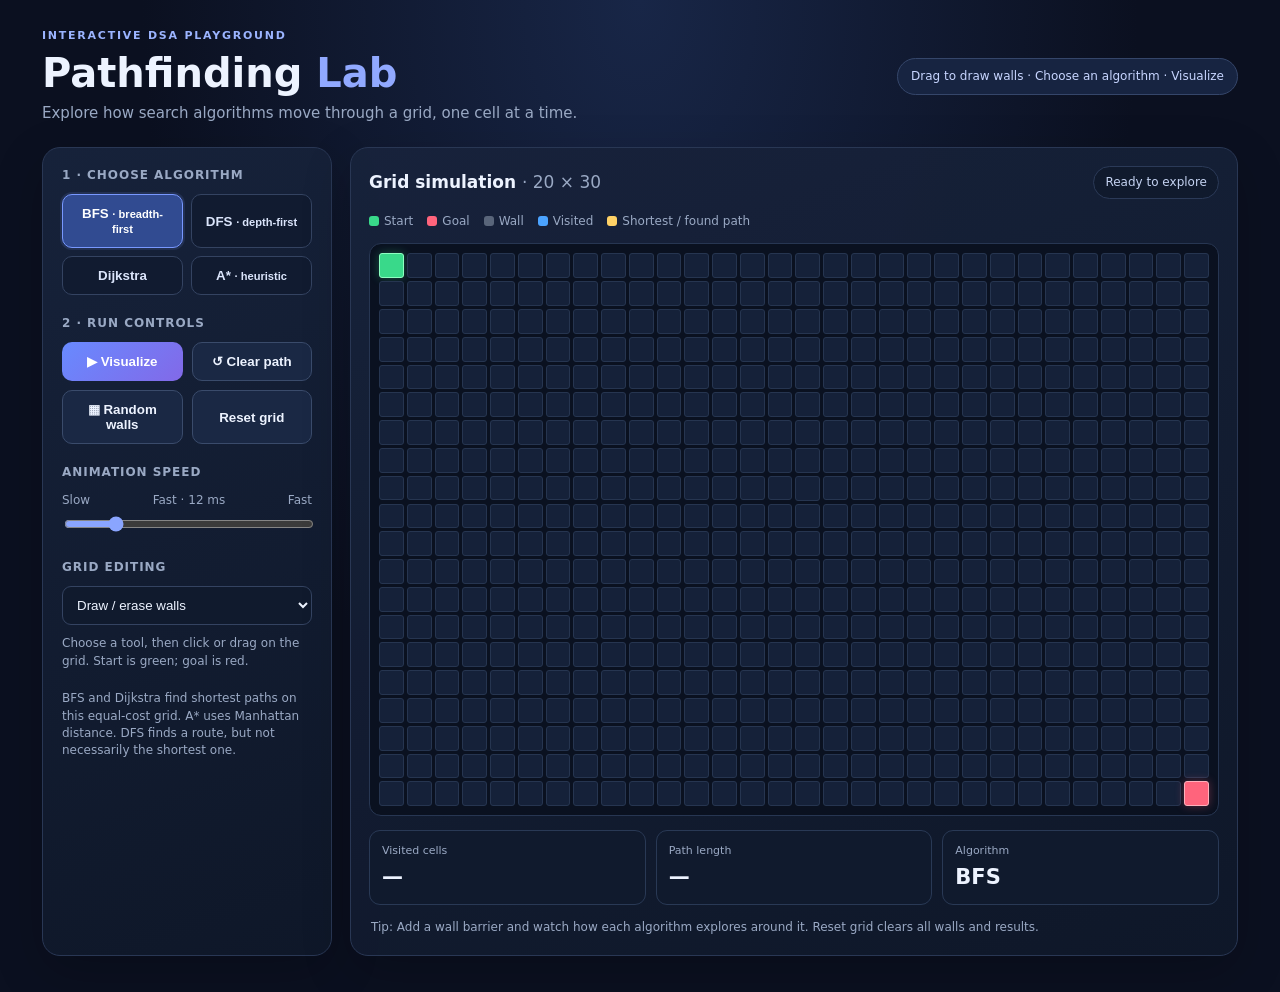
<file: public/dsa-visualizer.html>
<!DOCTYPE html>
<html lang="en">
<head>
<meta charset="UTF-8">
<meta name="viewport" content="width=device-width, initial-scale=1.0">
<title>Pathfinding Lab | DSA Visualizer</title>
<style>
:root{--bg:#0b1020;--panel:#121a2e;--panel2:#18233b;--line:#293754;--text:#edf3ff;--muted:#9aa9c4;--accent:#7c9cff;--green:#39d98a;--red:#ff647c;--blue:#4ba3ff;--yellow:#ffd166}
*{box-sizing:border-box}body{margin:0;background:radial-gradient(ellipse at top,#182647 0,#0b1020 55%);color:var(--text);font:15px/1.45 system-ui,-apple-system,Segoe UI,sans-serif;min-height:100vh}
.wrap{max-width:1240px;margin:auto;padding:28px 22px 36px}.top{display:flex;justify-content:space-between;gap:20px;align-items:center;margin-bottom:22px}.eyebrow{color:#9bb4ff;text-transform:uppercase;letter-spacing:.16em;font-size:11px;font-weight:800}.top h1{font-size:clamp(26px,4vw,40px);line-height:1.1;margin:7px 0}.top p{color:var(--muted);margin:8px 0 0}.pill{border:1px solid #35466a;background:#172441;color:#c7d5ff;padding:9px 13px;border-radius:999px;font-size:12px;white-space:nowrap}
.layout{display:grid;grid-template-columns:290px minmax(0,1fr);gap:18px}.panel,.board-panel{background:linear-gradient(160deg,rgba(23,34,59,.97),rgba(15,23,41,.97));border:1px solid var(--line);border-radius:18px;box-shadow:0 16px 50px #0003}.panel{padding:19px}.section{margin-bottom:20px}.section:last-child{margin-bottom:0}.label{font-size:12px;font-weight:800;letter-spacing:.08em;text-transform:uppercase;color:var(--muted);display:block;margin-bottom:10px}
.algo-grid{display:grid;grid-template-columns:1fr 1fr;gap:8px}.algo{border:1px solid #344361;background:#111b30;color:#dbe5fb;padding:11px 9px;border-radius:10px;cursor:pointer;font-weight:700}.algo.active{background:#314b91;border-color:#7898ff;color:white;box-shadow:0 0 0 2px #7898ff22}
.actions{display:grid;grid-template-columns:1fr 1fr;gap:9px}.btn{border:1px solid #3a4b6b;background:#1a2844;color:var(--text);padding:11px 12px;border-radius:10px;cursor:pointer;font-weight:750;transition:.15s}.btn:hover{filter:brightness(1.15);transform:translateY(-1px)}.btn.primary{background:linear-gradient(135deg,#688aff,#8269e8);border:0;color:white}.btn:disabled{opacity:.45;cursor:not-allowed;transform:none}
select,input[type=range]{width:100%}select{background:#101a2d;border:1px solid #344361;color:var(--text);padding:10px;border-radius:9px}input[type=range]{accent-color:#8aa5ff}.range-row{display:flex;justify-content:space-between;color:var(--muted);font-size:12px;margin-bottom:5px}
.tip{color:var(--muted);font-size:12px;margin:10px 0 0}.board-panel{padding:18px;min-width:0}.board-head{display:flex;justify-content:space-between;gap:12px;align-items:center;margin-bottom:14px;flex-wrap:wrap}.board-head h2{font-size:17px;margin:0}.status{font-size:12px;color:#c5d3f2;background:#101a2d;border:1px solid #2b3a58;padding:7px 11px;border-radius:999px}
.legend{display:flex;gap:14px;flex-wrap:wrap;color:var(--muted);font-size:12px;margin-bottom:13px}.dot{display:inline-block;width:10px;height:10px;border-radius:3px;margin-right:5px;vertical-align:-1px}
.grid-wrap{background:#0a1120;border:1px solid #273652;border-radius:12px;padding:9px;overflow:auto}.grid{display:grid;grid-template-columns:repeat(30,minmax(13px,1fr));gap:3px;min-width:500px;user-select:none;touch-action:pan-x pan-y}
.cell{aspect-ratio:1;border:1px solid #263550;background:#152139;border-radius:3px;min-width:0;transition:background-color .09s,border-color .09s;cursor:crosshair}.cell.wall{background:#59657a;border-color:#74819a}.cell.start{background:var(--green);border-color:#8dffc1;box-shadow:0 0 10px #39d98a55}.cell.goal{background:var(--red);border-color:#ffb0bc;box-shadow:0 0 10px #ff647c55}.cell.visited{background:#327dc2;border-color:#68baff}.cell.path{background:var(--yellow);border-color:#ffe6a0;box-shadow:0 0 7px #ffd16655}.cell.start.path,.cell.goal.path{box-shadow:none}
.stats{display:grid;grid-template-columns:repeat(3,1fr);gap:10px;margin-top:14px}.stat{background:#101a2d;border:1px solid #293955;border-radius:11px;padding:12px}.stat small{display:block;color:var(--muted);font-size:11px}.stat strong{display:block;font-size:21px;margin-top:3px}.footnote{font-size:12px;color:var(--muted);margin:14px 2px 0}
@media(max-width:850px){.layout{grid-template-columns:1fr}.panel{order:2}.board-panel{order:1}.top{align-items:flex-start;flex-direction:column}.pill{white-space:normal}.grid{min-width:560px}}
</style>
</head>
<body>
<div class="wrap">
  <header class="top">
    <div><div class="eyebrow">Interactive DSA playground</div><h1>Pathfinding <span style="color:#91a9ff">Lab</span></h1><p>Explore how search algorithms move through a grid, one cell at a time.</p></div>
    <div class="pill">Drag to draw walls · Choose an algorithm · Visualize</div>
  </header>
  <main class="layout">
    <aside class="panel">
      <div class="section"><span class="label">1 · Choose algorithm</span>
        <div class="algo-grid">
          <button class="algo active" data-algo="BFS">BFS <small>· breadth-first</small></button>
          <button class="algo" data-algo="DFS">DFS <small>· depth-first</small></button>
          <button class="algo" data-algo="Dijkstra">Dijkstra</button>
          <button class="algo" data-algo="A*">A* <small>· heuristic</small></button>
        </div>
      </div>
      <div class="section"><span class="label">2 · Run controls</span>
        <div class="actions">
          <button class="btn primary" id="run">▶ Visualize</button>
          <button class="btn" id="clear">↺ Clear path</button>
          <button class="btn" id="maze">▦ Random walls</button>
          <button class="btn" id="reset">Reset grid</button>
        </div>
      </div>
      <div class="section"><span class="label">Animation speed</span><div class="range-row"><span>Slow</span><span id="speed-label">Fast · 12 ms</span><span>Fast</span></div><input id="speed" type="range" min="1" max="60" value="12"></div>
      <div class="section"><span class="label">Grid editing</span>
        <select id="tool"><option value="wall">Draw / erase walls</option><option value="start">Move start point</option><option value="goal">Move goal point</option></select>
        <p class="tip">Choose a tool, then click or drag on the grid. Start is green; goal is red.</p>
      </div>
      <p class="tip">BFS and Dijkstra find shortest paths on this equal-cost grid. A* uses Manhattan distance. DFS finds a route, but not necessarily the shortest one.</p>
    </aside>
    <section class="board-panel">
      <div class="board-head"><h2>Grid simulation <span style="color:var(--muted);font-weight:500">· 20 × 30</span></h2><span class="status" id="status">Ready to explore</span></div>
      <div class="legend">
        <span><i class="dot" style="background:var(--green)"></i>Start</span><span><i class="dot" style="background:var(--red)"></i>Goal</span><span><i class="dot" style="background:#59657a"></i>Wall</span><span><i class="dot" style="background:var(--blue)"></i>Visited</span><span><i class="dot" style="background:var(--yellow)"></i>Shortest / found path</span>
      </div>
      <div class="grid-wrap"><div class="grid" id="grid" role="group" aria-label="Pathfinding grid"></div></div>
      <div class="stats">
        <div class="stat"><small>Visited cells</small><strong id="visited-stat">—</strong></div>
        <div class="stat"><small>Path length</small><strong id="path-stat">—</strong></div>
        <div class="stat"><small>Algorithm</small><strong id="algo-stat">BFS</strong></div>
      </div>
      <p class="footnote">Tip: Add a wall barrier and watch how each algorithm explores around it. Reset grid clears all walls and results.</p>
    </section>
  </main>
</div>
<script>
(() => {
 const R=20,C=30,N=R*C, gridEl=document.getElementById('grid');
 let start=0, goal=N-1, walls=new Set(), visited=new Set(), path=[], algorithm='BFS', busy=false, pointerDown=false;
 const cells=[];
 const $=id=>document.getElementById(id);
 for(let i=0;i<N;i++){const el=document.createElement('div');el.className='cell';el.dataset.i=i;gridEl.appendChild(el);cells.push(el);}
 const rc=i=>[Math.floor(i/C),i%C];
 function neighbors(i){const [r,c]=rc(i);return [[r-1,c],[r+1,c],[r,c-1],[r,c+1]].filter(([y,x])=>y>=0&&y<R&&x>=0&&x<C).map(([y,x])=>y*C+x).filter(n=>!walls.has(n));}
 function render(){for(let i=0;i<N;i++){let cl='cell';if(walls.has(i))cl+=' wall';if(visited.has(i))cl+=' visited';if(path.includes(i))cl+=' path';if(i===start)cl+=' start';if(i===goal)cl+=' goal';cells[i].className=cl;} $('visited-stat').textContent=visited.size||'—';$('path-stat').textContent=path.length?path.length-1:'—';$('algo-stat').textContent=algorithm;}
 const wait=ms=>new Promise(resolve=>setTimeout(resolve,ms));
 function clearResults(){visited.clear();path=[];render();}
 function reconstruct(parent){if(!parent.has(goal))return [];let p=[],n=goal;while(n!==-1){p.push(n);n=parent.get(n);}return p.reverse();}
 function solve(){
  const parent=new Map([[start,-1]]), dist=new Map([[start,0]]), seen=new Set([start]), order=[];
  if(algorithm==='BFS'||algorithm==='DFS'){
   const q=algorithm==='BFS'?[start]:[start];
   while(q.length){const n=algorithm==='BFS'?q.shift():q.pop();order.push(n);if(n===goal)break;for(const x of neighbors(n)){if(!seen.has(x)){seen.add(x);parent.set(x,n);dist.set(x,dist.get(n)+1);q.push(x);}}}
  }else{
   let seq=0,pq=[[algorithm==='A*'?heuristic(start):0,seq++,start]],closed=new Set();
   while(pq.length){pq.sort((a,b)=>a[0]-b[0]||a[1]-b[1]);const [_,__,n]=pq.shift();if(closed.has(n))continue;closed.add(n);order.push(n);if(n===goal)break;
    for(const x of neighbors(n)){const d=dist.get(n)+1;if(d<(dist.get(x)??Infinity)){dist.set(x,d);parent.set(x,n);pq.push([d+(algorithm==='A*'?heuristic(x):0),seq++,x]);}}
   }
  }
  function heuristic(n){const [r,c]=rc(n),[gr,gc]=rc(goal);return Math.abs(r-gr)+Math.abs(c-gc);}
  return {order,path:reconstruct(parent)};
 }
 async function run(){if(busy)return;busy=true;controls(true);clearResults();$('status').textContent='Exploring grid…';const result=solve();const delay=61-Number($('speed').value);
  for(let i=0;i<result.order.length;i++){visited.add(result.order[i]);if(i%2===0||i===result.order.length-1){render();await wait(delay);}}
  path=result.path;render();$('status').textContent=path.length?`Path found · ${path.length-1} steps`:'No path found';controls(false);busy=false;}
 function controls(disabled){$('run').disabled=disabled;document.querySelectorAll('.algo,#clear,#maze,#reset,#tool').forEach(b=>b.disabled=disabled);}
 function edit(i){if(busy||i===start||i===goal)return;const tool=$('tool').value;if(tool==='start'){walls.delete(i);start=i;}else if(tool==='goal'){walls.delete(i);goal=i;}else{if(walls.has(i))walls.delete(i);else walls.add(i);}clearResults();}
 gridEl.addEventListener('pointerdown',e=>{const el=e.target.closest('.cell');if(!el)return;pointerDown=true;gridEl.setPointerCapture?.(e.pointerId);edit(Number(el.dataset.i));});
 gridEl.addEventListener('pointerover',e=>{if(!pointerDown||$('tool').value!=='wall')return;const el=e.target.closest('.cell');if(el){const i=Number(el.dataset.i);if(i!==start&&i!==goal&&!walls.has(i)){walls.add(i);clearResults();}}});
 window.addEventListener('pointerup',()=>pointerDown=false);
 document.querySelectorAll('[data-algo]').forEach(b=>b.addEventListener('click',()=>{if(busy)return;algorithm=b.dataset.algo;document.querySelectorAll('.algo').forEach(x=>x.classList.toggle('active',x===b));$('algo-stat').textContent=algorithm;$('status').textContent=algorithm+' selected';clearResults();}));
 $('run').addEventListener('click',run);
 $('clear').addEventListener('click',()=>{if(!busy){clearResults();$('status').textContent='Path cleared';}});
 $('reset').addEventListener('click',()=>{if(!busy){walls.clear();start=0;goal=N-1;clearResults();$('status').textContent='Grid reset';}});
 $('maze').addEventListener('click',()=>{if(busy)return;walls.clear();for(let i=0;i<N;i++)if(i!==start&&i!==goal&&Math.random()<.24)walls.add(i);clearResults();$('status').textContent='Random walls generated';});
 $('speed').addEventListener('input',()=>{$('speed-label').textContent=Number($('speed').value)>40?'Very fast':Number($('speed').value)>20?'Fast':`Slow · ${61-Number($('speed').value)} ms`;});
 render();
})();
</script>
</body>
</html>
</file>
